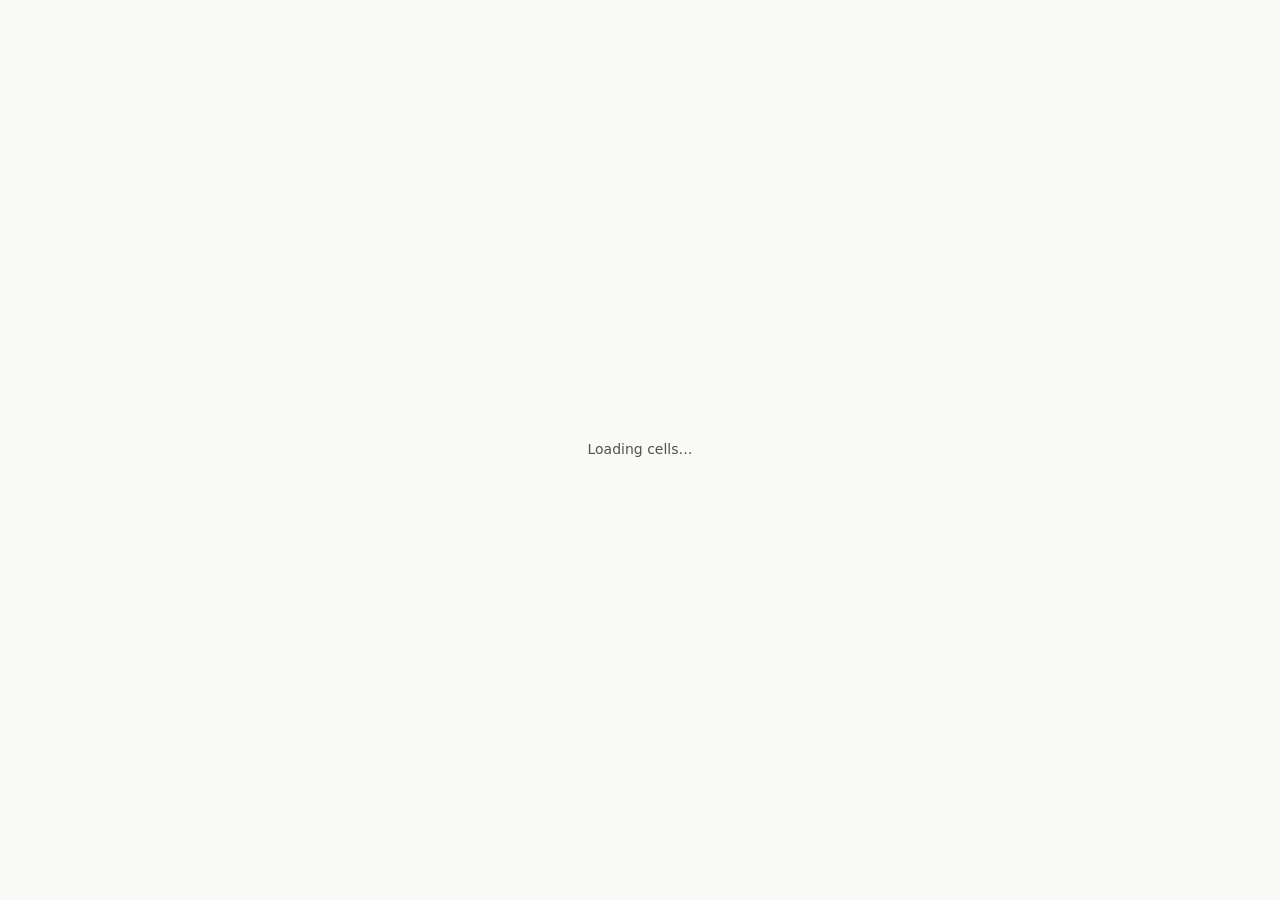
<file: explore.html>
<!doctype html>
<html lang="en"><head><meta charset="utf-8"><title>Macaque Hippocampus Explorer (no tour)</title>
<meta http-equiv="refresh" content="0; url=index.html?tour=off">
</head><body style="font:14px system-ui,sans-serif;padding:24px">Opening the explorer without the guided tour…
<a href="index.html?tour=off">continue</a></body></html>
</file>
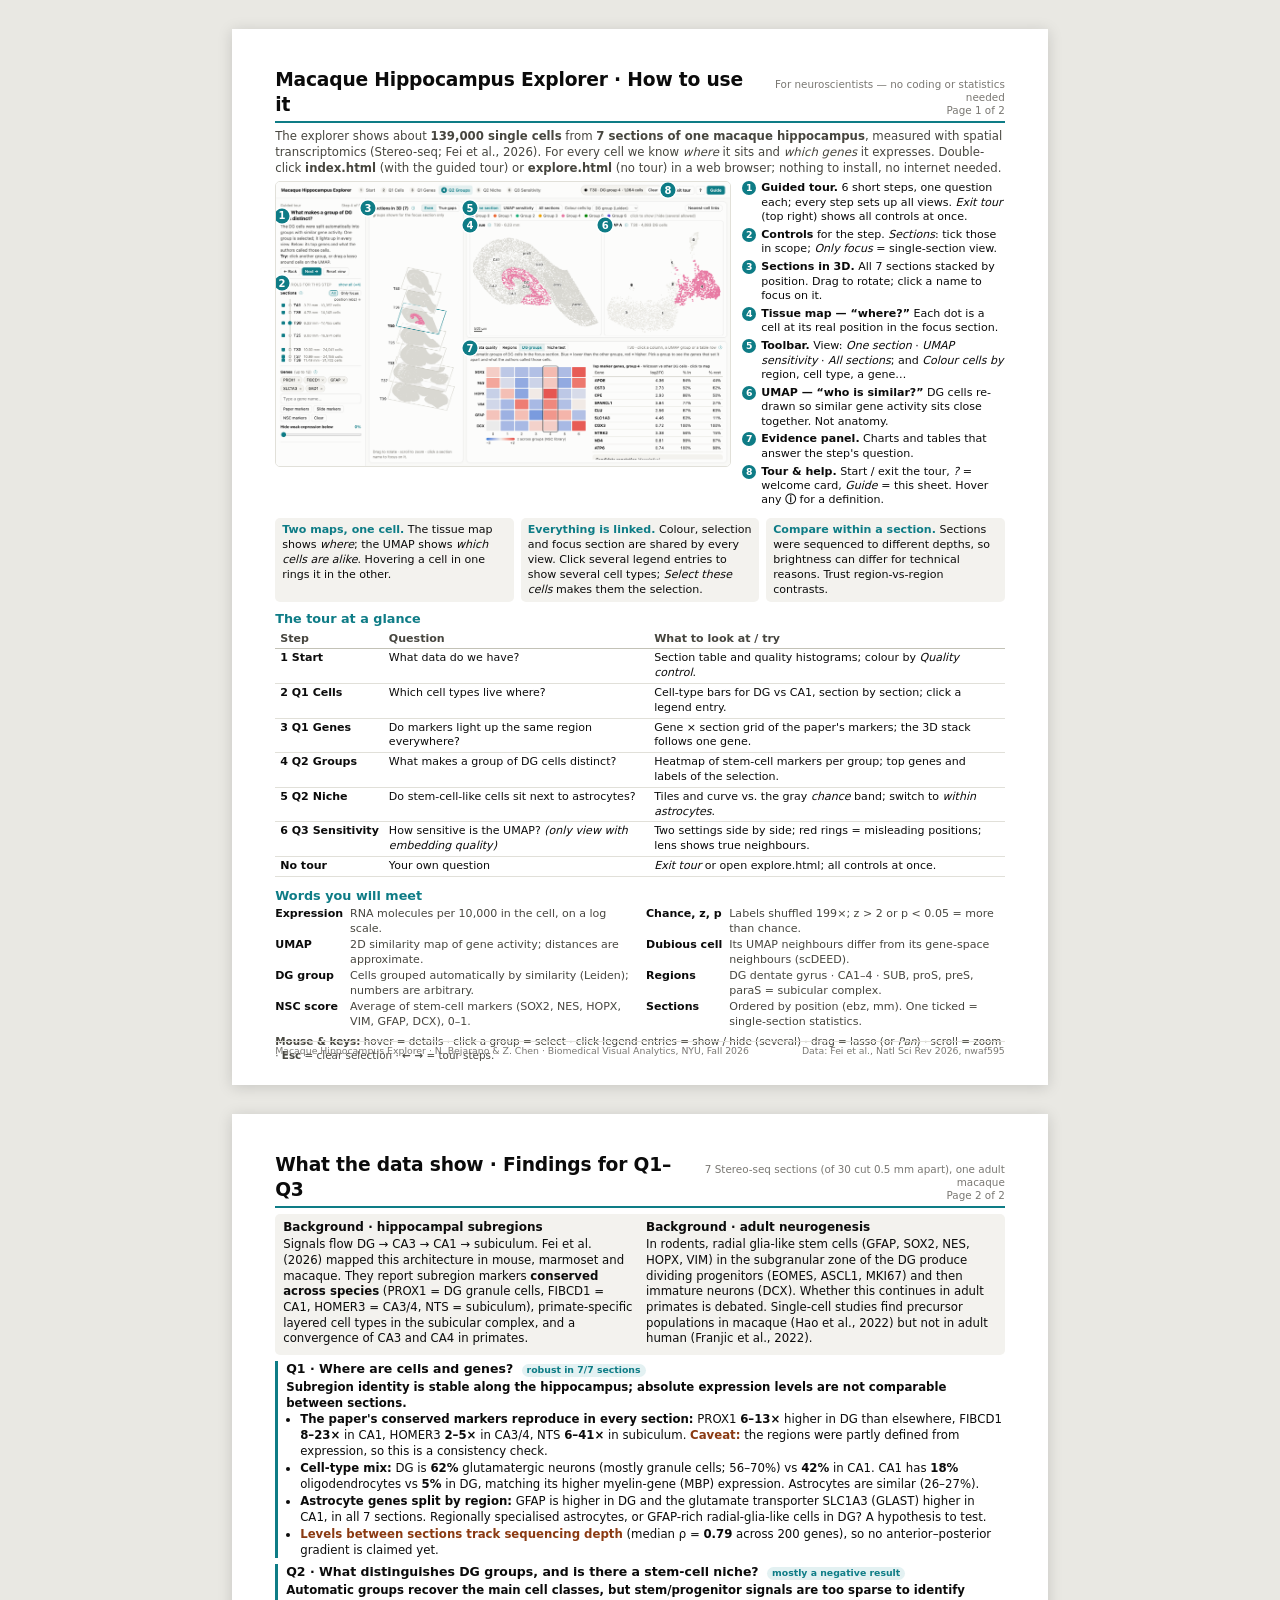
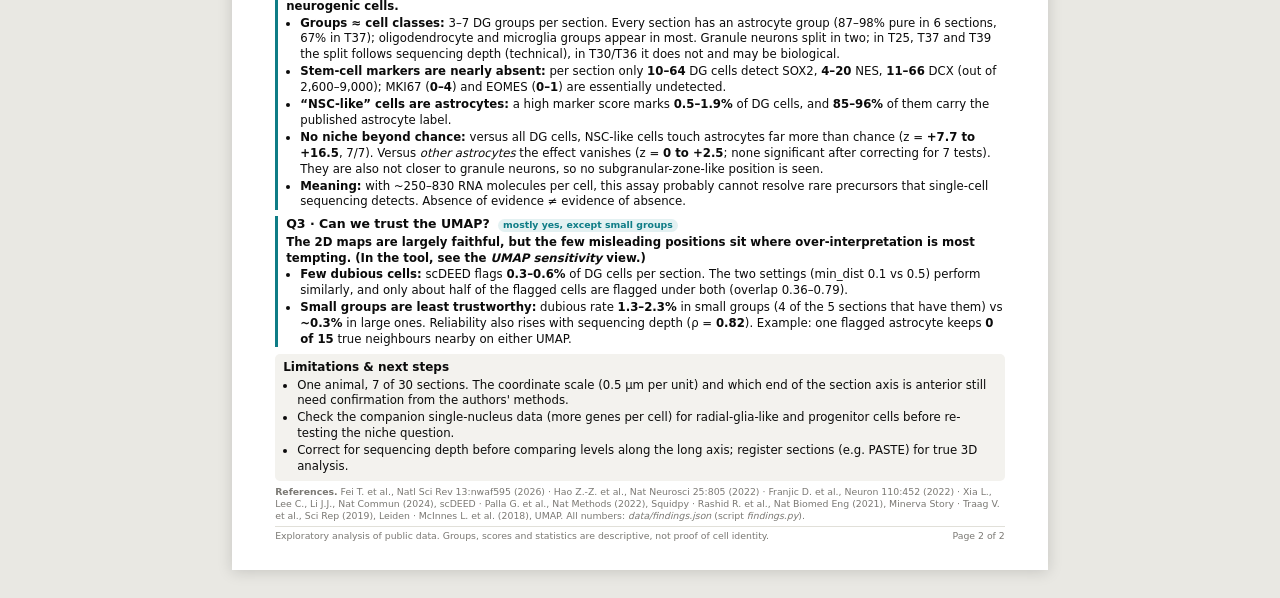
<file: guide.html>
<!doctype html>
<html lang="en">
<head>
<meta charset="utf-8">
<meta name="viewport" content="width=device-width, initial-scale=1">
<title>Explorer Guide</title>
<style>
  :root { --ink: #0b0b0b; --ink2: #47463f; --muted: #7a7873; --rule: #e1e0d9; --wash: #f3f2ee; --accent: #0e7c86; --accentw: #e3f1f2; }
  * { box-sizing: border-box; }
  html { background: #e9e8e3; }
  body { margin: 0; color: var(--ink); font: 8.8pt/1.34 system-ui, -apple-system, "Segoe UI", Helvetica, Arial, sans-serif; }
  .page { width: 8.5in; height: 11in; margin: 0.3in auto; background: #fff; padding: 0.4in 0.45in 0.5in; overflow: hidden;
    box-shadow: 0 2px 14px rgba(0,0,0,.15); position: relative; }
  @page { size: Letter; margin: 0; }
  @media print { html { background: #fff; } .page { margin: 0; box-shadow: none; page-break-after: always; } }
  h1 { font-size: 14pt; margin: 0; letter-spacing: -.01em; }
  h2 { font-size: 9.6pt; margin: 8px 0 3px; color: var(--accent); }
  h3 { font-size: 9pt; margin: 0 0 2px; }
  p { margin: 0 0 3px; }
  .head { display: flex; justify-content: space-between; align-items: flex-end; border-bottom: 2px solid var(--accent); padding-bottom: 4px; margin-bottom: 6px; }
  .head .sub { color: var(--muted); font-size: 7.8pt; text-align: right; line-height: 1.25; }
  .lead { color: var(--ink2); }
  .fig { display: grid; grid-template-columns: 4.75in 1fr; gap: 11px; margin-top: 5px; align-items: start; }
  .shot { position: relative; border: 1px solid var(--rule); border-radius: 5px; overflow: hidden; }
  .shot img { display: block; width: 100%; }
  .badge { position: absolute; width: 15px; height: 15px; border-radius: 50%; background: var(--accent); color: #fff; font-size: 7.5pt;
    font-weight: 700; display: grid; place-items: center; box-shadow: 0 0 0 1.5px #fff; transform: translate(-50%, -50%); }
  ol.keys { margin: 0; padding: 0; list-style: none; counter-reset: k; font-size: 8.3pt; line-height: 1.3; }
  ol.keys li { counter-increment: k; position: relative; padding-left: 19px; margin-bottom: 3.5px; }
  ol.keys li::before { content: counter(k); position: absolute; left: 0; top: 0; width: 14px; height: 14px; border-radius: 50%;
    background: var(--accent); color: #fff; font-size: 7pt; font-weight: 700; display: grid; place-items: center; }
  .ideas { display: grid; grid-template-columns: repeat(3, 1fr); gap: 7px; margin-top: 7px; }
  .idea { background: var(--wash); border-radius: 5px; padding: 5px 7px; font-size: 8.3pt; }
  .idea b { color: var(--accent); }
  table { border-collapse: collapse; width: 100%; font-size: 8.3pt; }
  th { text-align: left; color: var(--ink2); font-weight: 600; border-bottom: 1px solid #c3c2b7; padding: 1.5px 5px; }
  td { border-bottom: 1px solid var(--rule); padding: 2px 5px; vertical-align: top; }
  td:first-child { white-space: nowrap; font-weight: 600; }
  .two { display: grid; grid-template-columns: 1fr 1fr; gap: 12px; }
  dl.gl { margin: 0; display: grid; grid-template-columns: auto 1fr; gap: 1.5px 7px; font-size: 8.3pt; }
  dl.gl dt { font-weight: 600; } dl.gl dd { margin: 0; color: var(--ink2); }
  .foot { position: absolute; bottom: 0.28in; left: 0.45in; right: 0.45in; font-size: 7pt; color: var(--muted); display: flex; justify-content: space-between;
    border-top: 1px solid var(--rule); padding-top: 3px; }
  .box { background: var(--wash); border-radius: 5px; padding: 5px 8px; }
  .q { border-left: 3px solid var(--accent); padding: 0 0 0 8px; margin-top: 6px; }
  .q h3 { font-size: 9.4pt; }
  .q .claim { font-weight: 600; margin-bottom: 1px; }
  ul { margin: 0; padding-left: 14px; } li { margin-bottom: 1.5px; }
  .num { font-variant-numeric: tabular-nums; font-weight: 600; }
  .tag { display: inline-block; font-size: 7pt; padding: 0 5px; border-radius: 8px; background: var(--accentw); color: var(--accent); font-weight: 600; margin-left: 4px; }
  .warn { color: #8a3a12; font-weight: 600; }
  .refs { font-size: 7pt; color: var(--muted); line-height: 1.28; margin-top: 5px; }
  .kbd { font-size: 7.8pt; color: var(--ink2); margin-top: 5px; }
</style>
</head>
<body>

<!-- ============================== PAGE 1 · TOOL GUIDE ============================== -->
<section class="page">
  <div class="head">
    <h1>Macaque Hippocampus Explorer · How to use it</h1>
    <div class="sub">For neuroscientists — no coding or statistics needed<br>Page 1 of 2</div>
  </div>
  <p class="lead">The explorer shows about <b>139,000 single cells</b> from <b>7 sections of one macaque hippocampus</b>, measured with spatial transcriptomics (Stereo-seq; Fei et al., 2026).
    For every cell we know <i>where</i> it sits and <i>which genes</i> it expresses. Double-click <b>index.html</b> (with the guided tour) or <b>explore.html</b> (no tour) in a web browser; nothing to install, no internet needed.</p>

  <div class="fig">
    <div class="shot"><img src="guide_screenshot.png" alt="Annotated screenshot of the explorer">
      <span class="badge" style="left:1.3%;top:11.7%">1</span>
      <span class="badge" style="left:1.3%;top:35.5%">2</span>
      <span class="badge" style="left:20.2%;top:9.2%">3</span>
      <span class="badge" style="left:42.7%;top:15.1%">4</span>
      <span class="badge" style="left:42.7%;top:9.2%">5</span>
      <span class="badge" style="left:72.5%;top:15.1%">6</span>
      <span class="badge" style="left:42.7%;top:58.3%">7</span>
      <span class="badge" style="left:86.3%;top:2.8%">8</span>
    </div>
    <ol class="keys">
      <li><b>Guided tour.</b> 6 short steps, one question each; every step sets up all views. <i>Exit tour</i> (top right) shows all controls at once.</li>
      <li><b>Controls</b> for the step. <i>Sections</i>: tick those in scope; <i>Only focus</i> = single-section view.</li>
      <li><b>Sections in 3D.</b> All 7 sections stacked by position. Drag to rotate; click a name to focus on it.</li>
      <li><b>Tissue map — “where?”</b> Each dot is a cell at its real position in the focus section.</li>
      <li><b>Toolbar.</b> View: <i>One section</i> · <i>UMAP sensitivity</i> · <i>All sections</i>; and <i>Colour cells by</i> region, cell type, a gene…</li>
      <li><b>UMAP — “who is similar?”</b> DG cells re-drawn so similar gene activity sits close together. Not anatomy.</li>
      <li><b>Evidence panel.</b> Charts and tables that answer the step's question.</li>
      <li><b>Tour &amp; help.</b> Start / exit the tour, <i>?</i> = welcome card, <i>Guide</i> = this sheet. Hover any <b>ⓘ</b> for a definition.</li>
    </ol>
  </div>

  <div class="ideas">
    <div class="idea"><b>Two maps, one cell.</b> The tissue map shows <i>where</i>; the UMAP shows <i>which cells are alike</i>. Hovering a cell in one rings it in the other.</div>
    <div class="idea"><b>Everything is linked.</b> Colour, selection and focus section are shared by every view. Click several legend entries to show several cell types; <i>Select these cells</i> makes them the selection.</div>
    <div class="idea"><b>Compare within a section.</b> Sections were sequenced to different depths, so brightness can differ for technical reasons. Trust region-vs-region contrasts.</div>
  </div>

  <h2>The tour at a glance</h2>
  <table>
    <tr><th>Step</th><th>Question</th><th>What to look at / try</th></tr>
    <tr><td>1 Start</td><td>What data do we have?</td><td>Section table and quality histograms; colour by <i>Quality control</i>.</td></tr>
    <tr><td>2 Q1 Cells</td><td>Which cell types live where?</td><td>Cell-type bars for DG vs CA1, section by section; click a legend entry.</td></tr>
    <tr><td>3 Q1 Genes</td><td>Do markers light up the same region everywhere?</td><td>Gene × section grid of the paper's markers; the 3D stack follows one gene.</td></tr>
    <tr><td>4 Q2 Groups</td><td>What makes a group of DG cells distinct?</td><td>Heatmap of stem-cell markers per group; top genes and labels of the selection.</td></tr>
    <tr><td>5 Q2 Niche</td><td>Do stem-cell-like cells sit next to astrocytes?</td><td>Tiles and curve vs. the gray <i>chance</i> band; switch to <i>within astrocytes</i>.</td></tr>
    <tr><td>6 Q3 Sensitivity</td><td>How sensitive is the UMAP? <i>(only view with embedding quality)</i></td><td>Two settings side by side; red rings = misleading positions; lens shows true neighbours.</td></tr>
    <tr><td>No tour</td><td>Your own question</td><td><i>Exit tour</i> or open explore.html; all controls at once.</td></tr>
  </table>

  <div class="two" style="margin-top:2px">
    <div><h2>Words you will meet</h2>
      <dl class="gl">
        <dt>Expression</dt><dd>RNA molecules per 10,000 in the cell, on a log scale.</dd>
        <dt>UMAP</dt><dd>2D similarity map of gene activity; distances are approximate.</dd>
        <dt>DG group</dt><dd>Cells grouped automatically by similarity (Leiden); numbers are arbitrary.</dd>
        <dt>NSC score</dt><dd>Average of stem-cell markers (SOX2, NES, HOPX, VIM, GFAP, DCX), 0–1.</dd>
      </dl></div>
    <div><h2>&nbsp;</h2>
      <dl class="gl">
        <dt>Chance, z, p</dt><dd>Labels shuffled 199×; z &gt; 2 or p &lt; 0.05 = more than chance.</dd>
        <dt>Dubious cell</dt><dd>Its UMAP neighbours differ from its gene-space neighbours (scDEED).</dd>
        <dt>Regions</dt><dd>DG dentate gyrus · CA1–4 · SUB, proS, preS, paraS = subicular complex.</dd>
        <dt>Sections</dt><dd>Ordered by position (ebz, mm). One ticked = single-section statistics.</dd>
      </dl></div>
  </div>
  <p class="kbd"><b>Mouse &amp; keys:</b> hover = details · click a group = select · click legend entries = show / hide (several) · drag = lasso (or <i>Pan</i>) · scroll = zoom · <b>Esc</b> = clear selection · <b>← →</b> = tour steps.</p>

  <div class="foot"><span>Macaque Hippocampus Explorer · N. Bejarano &amp; Z. Chen · Biomedical Visual Analytics, NYU, Fall 2026</span><span>Data: Fei et al., Natl Sci Rev 2026, nwaf595</span></div>
</section>

<!-- ============================== PAGE 2 · FINDINGS ============================== -->
<section class="page">
  <div class="head">
    <h1>What the data show · Findings for Q1–Q3</h1>
    <div class="sub">7 Stereo-seq sections (of 30 cut 0.5 mm apart), one adult macaque<br>Page 2 of 2</div>
  </div>

  <div class="box two" style="gap:12px">
    <div><h3>Background · hippocampal subregions</h3>
      <p>Signals flow DG → CA3 → CA1 → subiculum. Fei et al. (2026) mapped this architecture in mouse, marmoset and macaque. They report subregion markers
      <b>conserved across species</b> (PROX1 = DG granule cells, FIBCD1 = CA1, HOMER3 = CA3/4, NTS = subiculum), primate-specific layered cell types in the
      subicular complex, and a convergence of CA3 and CA4 in primates.</p></div>
    <div><h3>Background · adult neurogenesis</h3>
      <p>In rodents, radial glia-like stem cells (GFAP, SOX2, NES, HOPX, VIM) in the subgranular zone of the DG produce dividing progenitors (EOMES, ASCL1, MKI67)
      and then immature neurons (DCX). Whether this continues in adult primates is debated. Single-cell studies find precursor populations in macaque
      (Hao et al., 2022) but not in adult human (Franjic et al., 2022).</p></div>
  </div>

  <div class="q">
    <h3>Q1 · Where are cells and genes? <span class="tag">robust in 7/7 sections</span></h3>
    <p class="claim">Subregion identity is stable along the hippocampus; absolute expression levels are not comparable between sections.</p>
    <ul>
      <li><b>The paper's conserved markers reproduce in every section:</b> PROX1 <span class="num">6–13×</span> higher in DG than elsewhere, FIBCD1 <span class="num">8–23×</span> in CA1,
        HOMER3 <span class="num">2–5×</span> in CA3/4, NTS <span class="num">6–41×</span> in subiculum. <span class="warn">Caveat:</span> the regions were partly defined from expression, so this is a consistency check.</li>
      <li><b>Cell-type mix:</b> DG is <span class="num">62%</span> glutamatergic neurons (mostly granule cells; 56–70%) vs <span class="num">42%</span> in CA1. CA1 has <span class="num">18%</span> oligodendrocytes
        vs <span class="num">5%</span> in DG, matching its higher myelin-gene (MBP) expression. Astrocytes are similar (26–27%).</li>
      <li><b>Astrocyte genes split by region:</b> GFAP is higher in DG and the glutamate transporter SLC1A3 (GLAST) higher in CA1, in all 7 sections. Regionally specialised
        astrocytes, or GFAP-rich radial-glia-like cells in DG? A hypothesis to test.</li>
      <li><span class="warn">Levels between sections track sequencing depth</span> (median ρ = <span class="num">0.79</span> across 200 genes), so no anterior–posterior gradient is claimed yet.</li>
    </ul>
  </div>

  <div class="q">
    <h3>Q2 · What distinguishes DG groups, and is there a stem-cell niche? <span class="tag">mostly a negative result</span></h3>
    <p class="claim">Automatic groups recover the main cell classes, but stem/progenitor signals are too sparse to identify neurogenic cells.</p>
    <ul>
      <li><b>Groups ≈ cell classes:</b> 3–7 DG groups per section. Every section has an astrocyte group (87–98% pure in 6 sections, 67% in T37); oligodendrocyte and microglia groups appear in most. Granule neurons split in two;
        in T25, T37 and T39 the split follows sequencing depth (technical), in T30/T36 it does not and may be biological.</li>
      <li><b>Stem-cell markers are nearly absent:</b> per section only <span class="num">10–64</span> DG cells detect SOX2, <span class="num">4–20</span> NES, <span class="num">11–66</span> DCX
        (out of 2,600–9,000); MKI67 (<span class="num">0–4</span>) and EOMES (<span class="num">0–1</span>) are essentially undetected.</li>
      <li><b>“NSC-like” cells are astrocytes:</b> a high marker score marks <span class="num">0.5–1.9%</span> of DG cells, and <span class="num">85–96%</span> of them carry the published astrocyte label.</li>
      <li><b>No niche beyond chance:</b> versus all DG cells, NSC-like cells touch astrocytes far more than chance (z = <span class="num">+7.7 to +16.5</span>, 7/7). Versus <i>other astrocytes</i> the effect
        vanishes (z = <span class="num">0 to +2.5</span>; none significant after correcting for 7 tests). They are also not closer to granule neurons, so no subgranular-zone-like position is seen.</li>
      <li><b>Meaning:</b> with ~250–830 RNA molecules per cell, this assay probably cannot resolve rare precursors that single-cell sequencing detects. Absence of evidence ≠ evidence of absence.</li>
    </ul>
  </div>

  <div class="q">
    <h3>Q3 · Can we trust the UMAP? <span class="tag">mostly yes, except small groups</span></h3>
    <p class="claim">The 2D maps are largely faithful, but the few misleading positions sit where over-interpretation is most tempting. (In the tool, see the <i>UMAP sensitivity</i> view.)</p>
    <ul>
      <li><b>Few dubious cells:</b> scDEED flags <span class="num">0.3–0.6%</span> of DG cells per section. The two settings (min_dist 0.1 vs 0.5) perform similarly, and only about half of the flagged
        cells are flagged under both (overlap 0.36–0.79).</li>
      <li><b>Small groups are least trustworthy:</b> dubious rate <span class="num">1.3–2.3%</span> in small groups (4 of the 5 sections that have them) vs <span class="num">~0.3%</span> in large ones. Reliability also rises with sequencing depth
        (ρ = <span class="num">0.82</span>). Example: one flagged astrocyte keeps <b>0 of 15</b> true neighbours nearby on either UMAP.</li>
    </ul>
  </div>

  <div class="box" style="margin-top:7px">
    <h3>Limitations &amp; next steps</h3>
    <ul>
      <li>One animal, 7 of 30 sections. The coordinate scale (0.5 µm per unit) and which end of the section axis is anterior still need confirmation from the authors' methods.</li>
      <li>Check the companion single-nucleus data (more genes per cell) for radial-glia-like and progenitor cells before re-testing the niche question.</li>
      <li>Correct for sequencing depth before comparing levels along the long axis; register sections (e.g. PASTE) for true 3D analysis.</li>
    </ul>
  </div>

  <p class="refs"><b>References.</b> Fei T. et al., Natl Sci Rev 13:nwaf595 (2026) · Hao Z.-Z. et al., Nat Neurosci 25:805 (2022) · Franjic D. et al., Neuron 110:452 (2022) ·
    Xia L., Lee C., Li J.J., Nat Commun (2024), scDEED · Palla G. et al., Nat Methods (2022), Squidpy · Rashid R. et al., Nat Biomed Eng (2021), Minerva Story ·
    Traag V. et al., Sci Rep (2019), Leiden · McInnes L. et al. (2018), UMAP. All numbers: <i>data/findings.json</i> (script <i>findings.py</i>).</p>

  <div class="foot"><span>Exploratory analysis of public data. Groups, scores and statistics are descriptive, not proof of cell identity.</span><span>Page 2 of 2</span></div>
</section>
</body>
</html>
</file>
